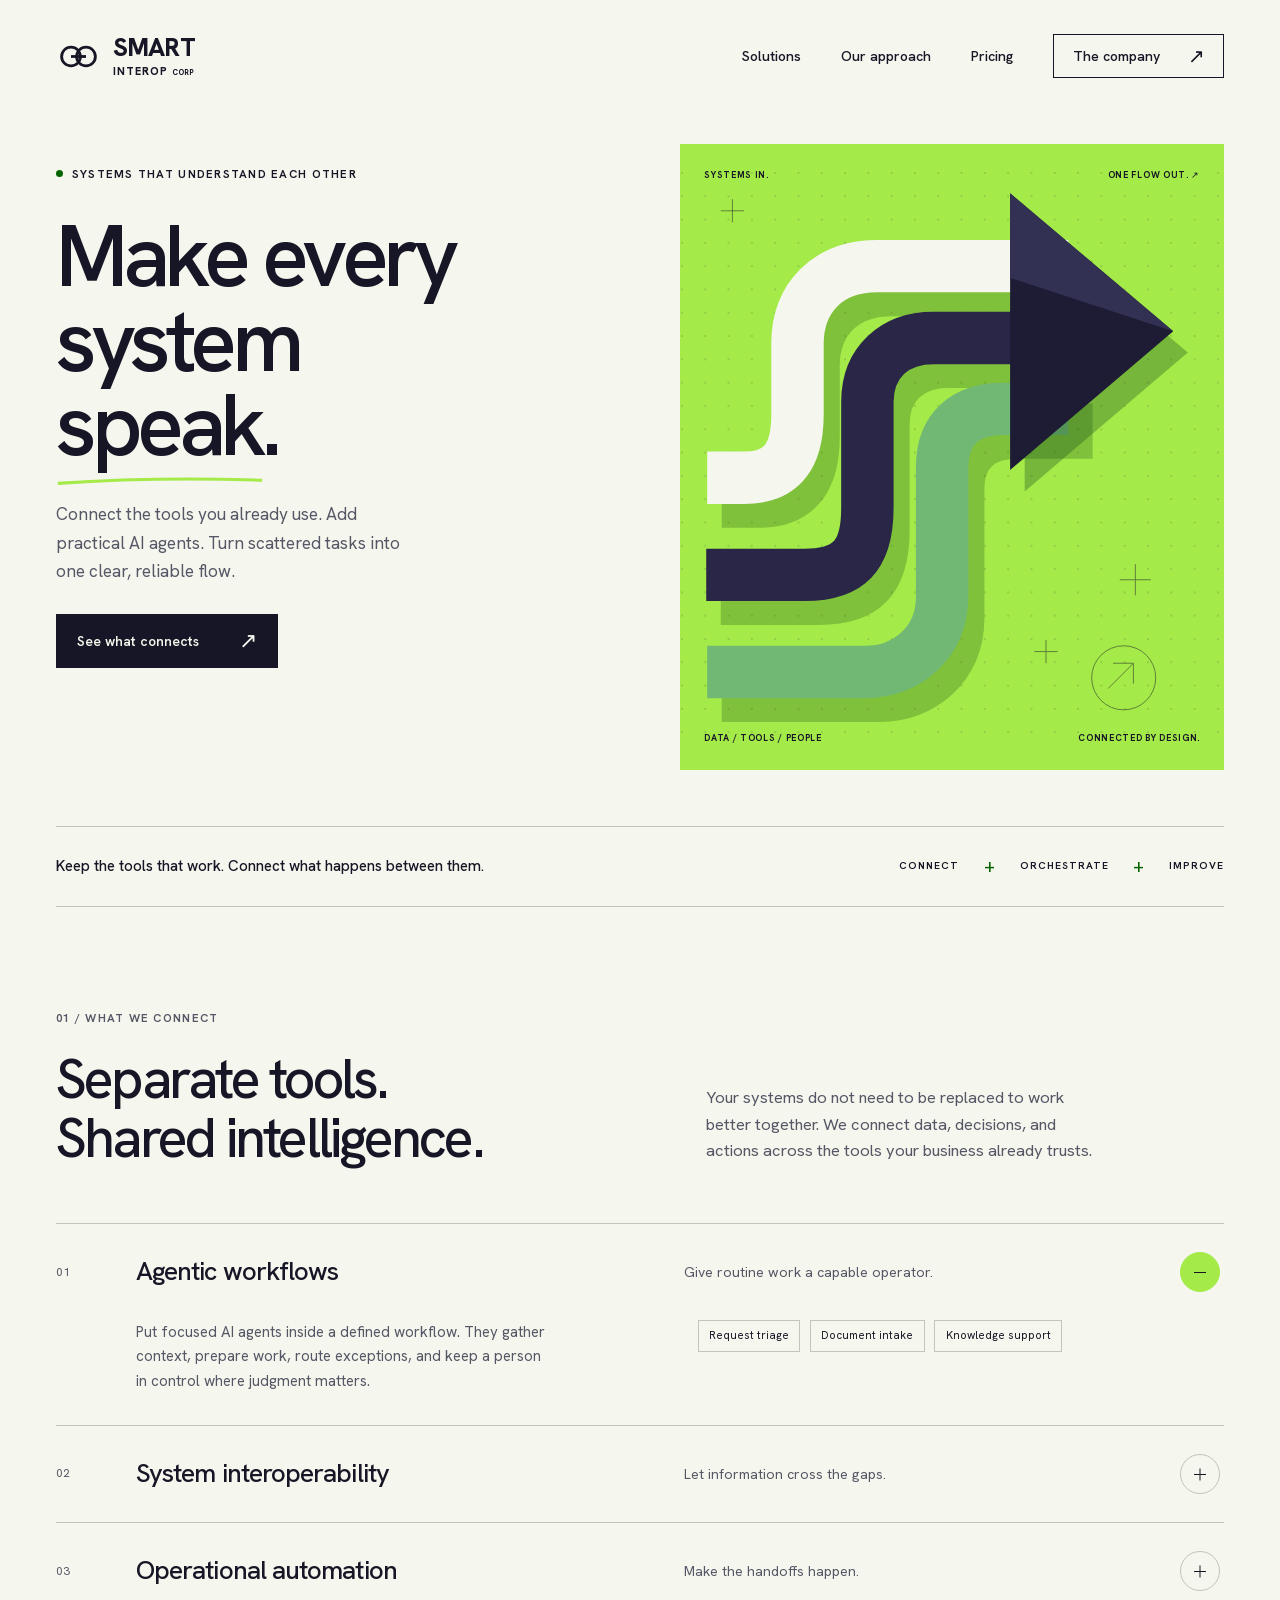
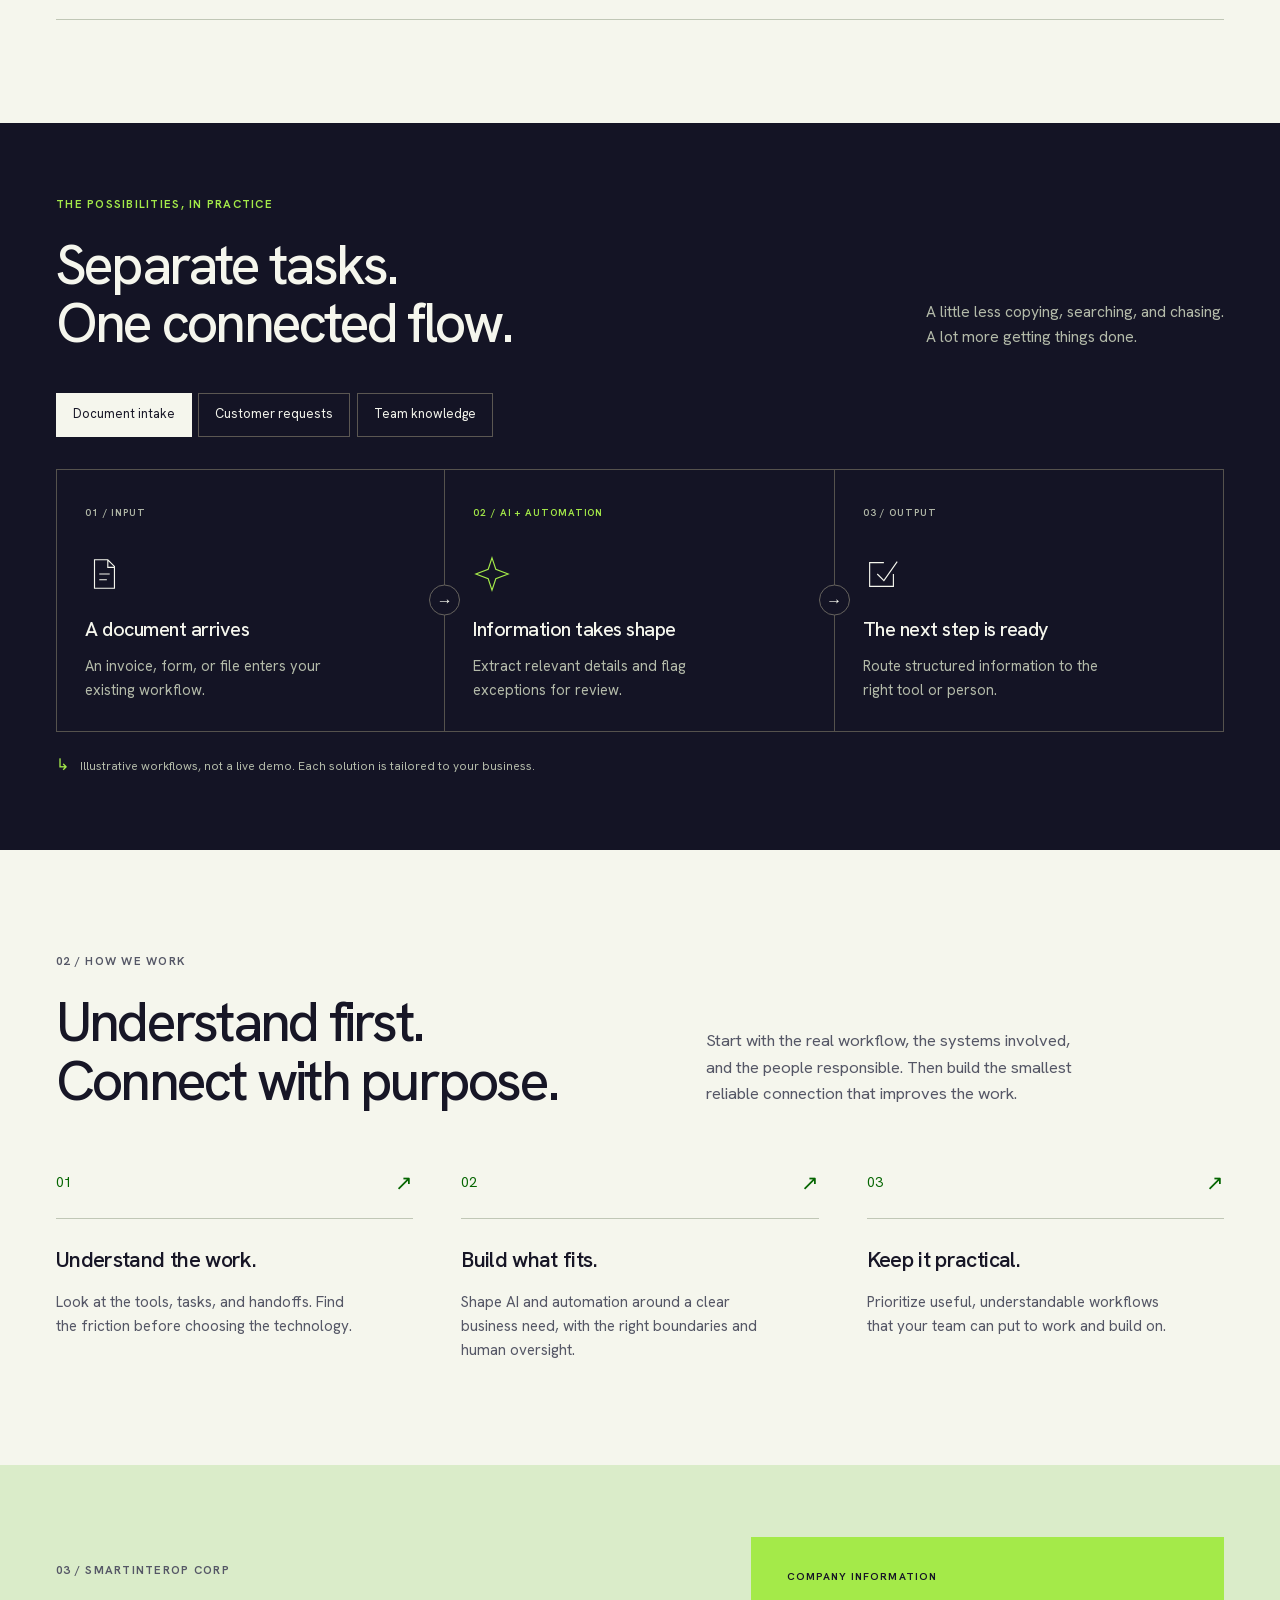
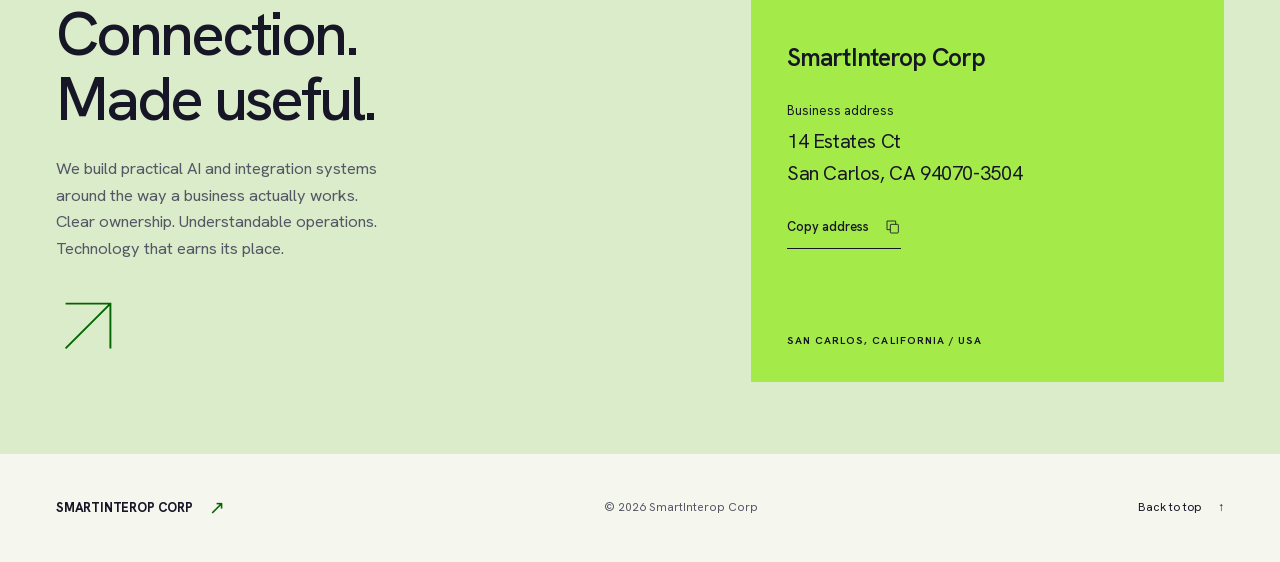
<file: index.html>
<!doctype html>
<html lang="en">
<head>
  <meta charset="utf-8">
  <meta name="viewport" content="width=device-width, initial-scale=1">
  <meta name="theme-color" content="#f8f9ef">
  <meta name="description" content="SmartInterop Corp connects business systems, data, and AI agents so work can move without manual handoffs.">
  <meta property="og:type" content="website">
  <meta property="og:url" content="https://smartinterop.xyz/">
  <meta property="og:site_name" content="SmartInterop Corp">
  <meta property="og:title" content="SmartInterop Corp | Make every system speak">
  <meta property="og:description" content="Connected systems, practical AI agents, and workflows that move as one.">
  <meta name="referrer" content="strict-origin-when-cross-origin">
  <meta http-equiv="Content-Security-Policy" content="default-src 'none'; script-src 'self'; style-src 'self'; img-src 'self'; font-src 'self'; connect-src 'none'; base-uri 'none'; form-action 'none'; object-src 'none'">
  <title>SmartInterop Corp | Make every system speak</title>
  <link rel="canonical" href="https://smartinterop.xyz/">
  <link rel="icon" href="./assets/favicon.svg" type="image/svg+xml">
  <link rel="preload" href="./assets/hanken-grotesk-latin.woff2" as="font" type="font/woff2" crossorigin>
  <link rel="stylesheet" href="./styles.css">
  <script src="./app.js" defer></script>
</head>
<body>
  <a class="skip-link" href="#main">Skip to content</a>
  <header class="site-header wrap">
    <a class="brand" href="#home" aria-label="SmartInterop Corp, home">
      <svg class="brand-mark" viewBox="0 0 48 48" aria-hidden="true"><circle cx="16" cy="24" r="10"/><circle cx="32" cy="24" r="10"/><path d="M16 24h16"/></svg>
      <span>SMART<span class="brand-second">INTEROP <span class="brand-llc">CORP</span></span></span>
    </a>
    <button class="menu-toggle" type="button" aria-expanded="false" aria-controls="main-navigation" hidden>Menu <span class="menu-glyph" aria-hidden="true"><span></span><span></span></span></button>
    <nav class="main-navigation" id="main-navigation" aria-label="Main navigation">
      <a href="#solutions">Solutions</a>
      <a href="#approach">Our approach</a>
      <a href="./pricing.html">Pricing</a>
      <a class="nav-company" href="#company">The company <span aria-hidden="true">↗</span></a>
    </nav>
  </header>

  <main id="main">
    <section class="hero wrap" id="home" aria-labelledby="hero-title">
      <div class="hero-copy">
        <p class="eyebrow"><span class="signal-dot" aria-hidden="true"></span> SYSTEMS THAT UNDERSTAND EACH OTHER</p>
        <h1 id="hero-title">Make every<br>system<br><span class="motion-word">speak<svg viewBox="0 0 340 16" aria-hidden="true"><path d="M3 11Q163 0 334 6"/></svg></span>.</h1>
        <p class="hero-description">Connect the tools you already use. Add practical AI agents. Turn scattered tasks into one clear, reliable flow.</p>
        <a class="button button-dark" href="#solutions">See what connects <span aria-hidden="true">↗</span></a>
      </div>
      <div class="hero-art" role="img" aria-label="Three separate system paths join one shared flow, representing interoperable business tools.">
        <div class="art-heading" aria-hidden="true"><span>SYSTEMS IN.</span><span>ONE FLOW OUT. ↗</span></div>
        <svg class="motion-sculpture" viewBox="0 0 560 590" aria-hidden="true">
          <defs>
            <pattern id="dots" width="24" height="24" patternUnits="userSpaceOnUse"><circle cx="2" cy="2" r="1" fill="currentColor" opacity=".18"/></pattern>
          </defs>
          <rect width="560" height="590" fill="url(#dots)"/>
          <g class="sculpture-shadow" fill="none" stroke-width="57" stroke-linejoin="round">
            <path d="M42 439h101c50 0 65-24 65-69V261c0-42 29-66 68-66h149"/>
            <path d="M43 339h38c41 0 55-25 55-65v-73c0-47 31-80 82-80h207"/>
            <path d="M43 539h163c43 0 79-31 79-77V328c0-40 24-60 63-60h77"/>
          </g>
          <g class="sculpture-paths" fill="none" stroke-width="54" stroke-linejoin="round">
            <path class="path-back" d="M27 416h101c50 0 65-24 65-69V238c0-42 29-66 68-66h139"/>
            <path class="path-top" d="M28 316h38c41 0 55-25 55-65v-73c0-47 31-80 82-80h197"/>
            <path class="path-front" d="M28 516h163c43 0 79-31 79-77V305c0-40 24-60 63-60h67"/>
          </g>
          <path class="arrow-shadow" d="m355 45 168 142-168 143V45Z"/>
          <path class="arrow-face" d="m340 23 168 142-168 143V23Z"/>
          <path class="arrow-fold" d="m340 23 168 142-168-55V23Z"/>
          <g class="sculpture-ticks" fill="none" stroke="currentColor" stroke-width="1" opacity=".5"><path d="M453 421h32m-16-16v32M365 495h24m-12-12v24M42 41h24m-12-12v24"/><circle cx="457" cy="522" r="33"/><path d="m441 533 26-26m-21 0h21v21"/></g>
        </svg>
        <div class="art-caption" aria-hidden="true"><span>DATA / TOOLS / PEOPLE</span><span>CONNECTED BY DESIGN.</span></div>
      </div>
    </section>

    <div class="principle-strip wrap">
      <p>Keep the tools that work.<br class="mobile-break"> Connect what happens between them.</p>
      <div aria-label="Our focus"><span>CONNECT</span><span class="strip-plus" aria-hidden="true">+</span><span>ORCHESTRATE</span><span class="strip-plus" aria-hidden="true">+</span><span>IMPROVE</span></div>
    </div>

    <section class="solutions section-space wrap" id="solutions" aria-labelledby="solutions-title">
      <div class="section-intro">
        <div><p class="eyebrow">01 / WHAT WE CONNECT</p><h2 id="solutions-title">Separate tools.<br>Shared intelligence.</h2></div>
        <p>Your systems do not need to be replaced to work better together. We connect data, decisions, and actions across the tools your business already trusts.</p>
      </div>
      <div class="solution-list">
        <details class="solution" open>
          <summary><span class="solution-number">01</span><h3>Agentic workflows</h3><span class="solution-short">Give routine work a capable operator.</span><span class="disclosure" aria-hidden="true"></span></summary>
          <div class="solution-detail"><p>Put focused AI agents inside a defined workflow. They gather context, prepare work, route exceptions, and keep a person in control where judgment matters.</p><ul class="inline-list" aria-label="Agentic workflow applications"><li>Request triage</li><li>Document intake</li><li>Knowledge support</li></ul></div>
        </details>
        <details class="solution">
          <summary><span class="solution-number">02</span><h3>System interoperability</h3><span class="solution-short">Let information cross the gaps.</span><span class="disclosure" aria-hidden="true"></span></summary>
          <div class="solution-detail"><p>Connect applications through clear, maintainable interfaces. Keep data consistent and make the next action available without copying information between systems.</p><ul class="inline-list" aria-label="System interoperability applications"><li>API connections</li><li>Data synchronization</li><li>Event routing</li></ul></div>
        </details>
        <details class="solution">
          <summary><span class="solution-number">03</span><h3>Operational automation</h3><span class="solution-short">Make the handoffs happen.</span><span class="disclosure" aria-hidden="true"></span></summary>
          <div class="solution-detail"><p>Turn repetitive steps into dependable processes. Move information, notify the right person, and record what happened with fewer manual handoffs.</p><ul class="inline-list" aria-label="Operational automation applications"><li>Task routing</li><li>Status updates</li><li>Custom business tools</li></ul></div>
        </details>
      </div>
    </section>

    <section class="workflow-section" aria-labelledby="workflow-title">
      <div class="wrap workflow-inner">
        <div class="workflow-heading"><div><p class="eyebrow">THE POSSIBILITIES, IN PRACTICE</p><h2 id="workflow-title">Separate tasks.<br>One connected flow.</h2></div><p>A little less copying, searching, and chasing.<br>A lot more getting things done.</p></div>
        <div class="workflow-tabs" role="tablist" aria-label="Example workflows" hidden>
          <button id="tab-documents" type="button" role="tab" aria-selected="true" aria-controls="workflow-panel" data-workflow="documents">Document intake</button>
          <button id="tab-requests" type="button" role="tab" aria-selected="false" aria-controls="workflow-panel" tabindex="-1" data-workflow="requests">Customer requests</button>
          <button id="tab-knowledge" type="button" role="tab" aria-selected="false" aria-controls="workflow-panel" tabindex="-1" data-workflow="knowledge">Team knowledge</button>
        </div>
        <div class="workflow-panel" id="workflow-panel" aria-label="Document intake example">
          <ol class="flow-steps">
            <li><span class="flow-label">01 / INPUT</span><svg class="flow-icon" viewBox="0 0 40 40" aria-hidden="true"><path d="M10 5h14l7 7v23H10V5Zm14 0v8h7M15 20h11m-11 6h8"/></svg><h3 id="flow-input-title">A document arrives</h3><p id="flow-input-copy">An invoice, form, or file enters your existing workflow.</p></li>
            <li class="flow-ai"><span class="flow-label">02 / AI + AUTOMATION</span><svg class="flow-icon" viewBox="0 0 40 40" aria-hidden="true"><path d="m20 3 4 12 13 5-13 5-4 12-4-12-13-5 13-5 4-12Z"/></svg><h3 id="flow-process-title">Information takes shape</h3><p id="flow-process-copy">Extract relevant details and flag exceptions for review.</p></li>
            <li><span class="flow-label">03 / OUTPUT</span><svg class="flow-icon" viewBox="0 0 40 40" aria-hidden="true"><path d="M32 20v13H7V8h15m-7 12 7 7L36 7"/></svg><h3 id="flow-output-title">The next step is ready</h3><p id="flow-output-copy">Route structured information to the right tool or person.</p></li>
          </ol>
        </div>
        <p class="example-note"><span aria-hidden="true">↳</span> Illustrative workflows, not a live demo. Each solution is tailored to your business.</p>
      </div>
    </section>

    <section class="approach section-space wrap" id="approach" aria-labelledby="approach-title">
      <div class="section-intro"><div><p class="eyebrow">02 / HOW WE WORK</p><h2 id="approach-title">Understand first.<br>Connect with purpose.</h2></div><p>Start with the real workflow, the systems involved, and the people responsible. Then build the smallest reliable connection that improves the work.</p></div>
      <ol class="approach-steps">
        <li><span class="approach-number">01<span aria-hidden="true">↗</span></span><h3>Understand the work.</h3><p>Look at the tools, tasks, and handoffs. Find the friction before choosing the technology.</p></li>
        <li><span class="approach-number">02<span aria-hidden="true">↗</span></span><h3>Build what fits.</h3><p>Shape AI and automation around a clear business need, with the right boundaries and human oversight.</p></li>
        <li><span class="approach-number">03<span aria-hidden="true">↗</span></span><h3>Keep it practical.</h3><p>Prioritize useful, understandable workflows that your team can put to work and build on.</p></li>
      </ol>
    </section>

    <section class="company-section" id="company" aria-labelledby="company-title">
      <div class="company-layout wrap">
        <div class="company-story"><p class="eyebrow">03 / SMARTINTEROP CORP</p><h2 id="company-title">Connection.<br>Made useful.</h2><p>We build practical AI and integration systems around the way a business actually works. Clear ownership. Understandable operations. Technology that earns its place.</p><svg class="company-arrow" viewBox="0 0 100 100" aria-hidden="true"><path d="M15 85 85 15M15 15h70v70"/></svg></div>
        <div class="company-address"><span class="address-label">COMPANY INFORMATION</span><div><h3>SmartInterop Corp</h3><p class="address-caption">Business address</p><address>14 Estates Ct<br>San Carlos, CA 94070-3504</address><button class="copy-address" type="button" hidden>Copy address <svg viewBox="0 0 24 24" aria-hidden="true"><rect x="8" y="8" width="12" height="13" rx="1"/><path d="M16 8V3H3v13h5"/></svg></button><p class="copy-status" role="status" aria-live="polite"></p></div><p class="address-footnote">SAN CARLOS, CALIFORNIA / USA</p></div>
      </div>
    </section>
  </main>

  <footer class="site-footer wrap"><a class="footer-brand" href="#home">SMARTINTEROP CORP <span aria-hidden="true">↗</span></a><p>© <span id="copyright-year">2026</span> SmartInterop Corp</p><a class="back-top" href="#home">Back to top <span aria-hidden="true">↑</span></a></footer>
</body>
</html>
</file>
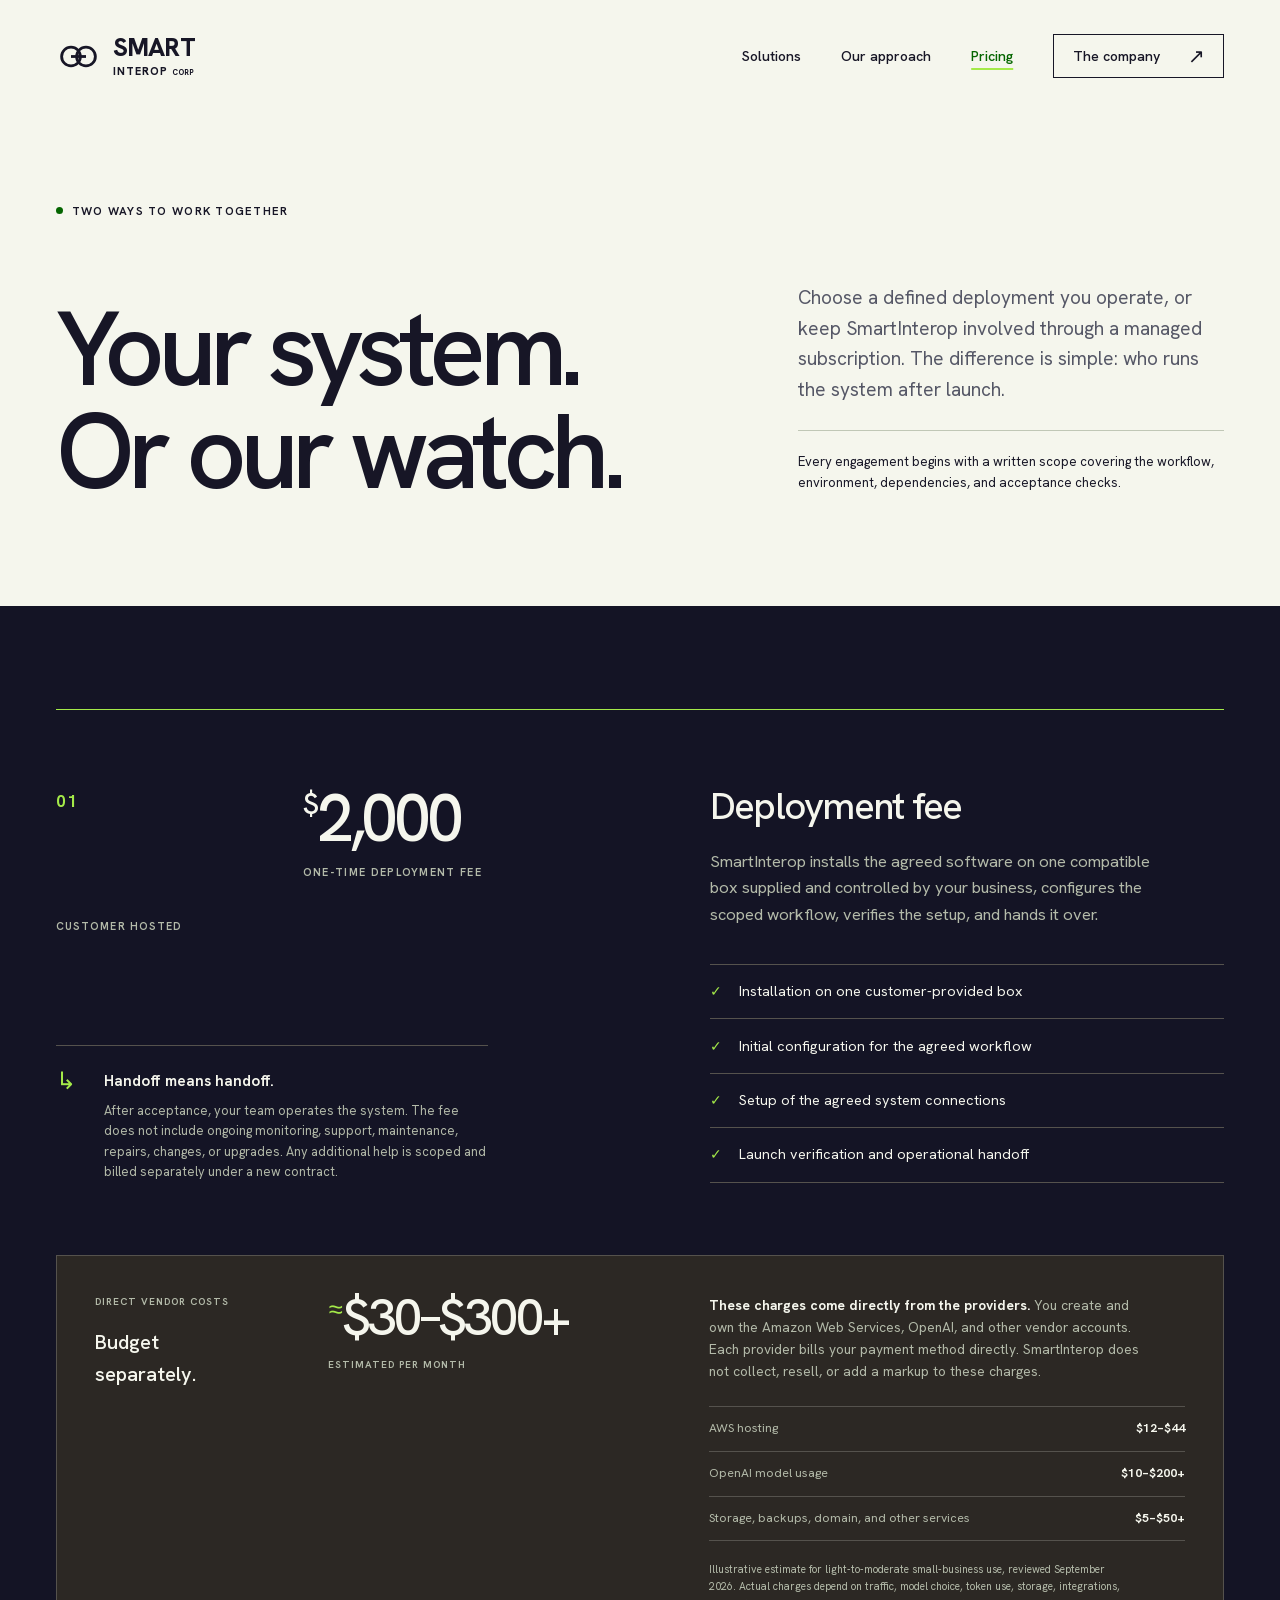
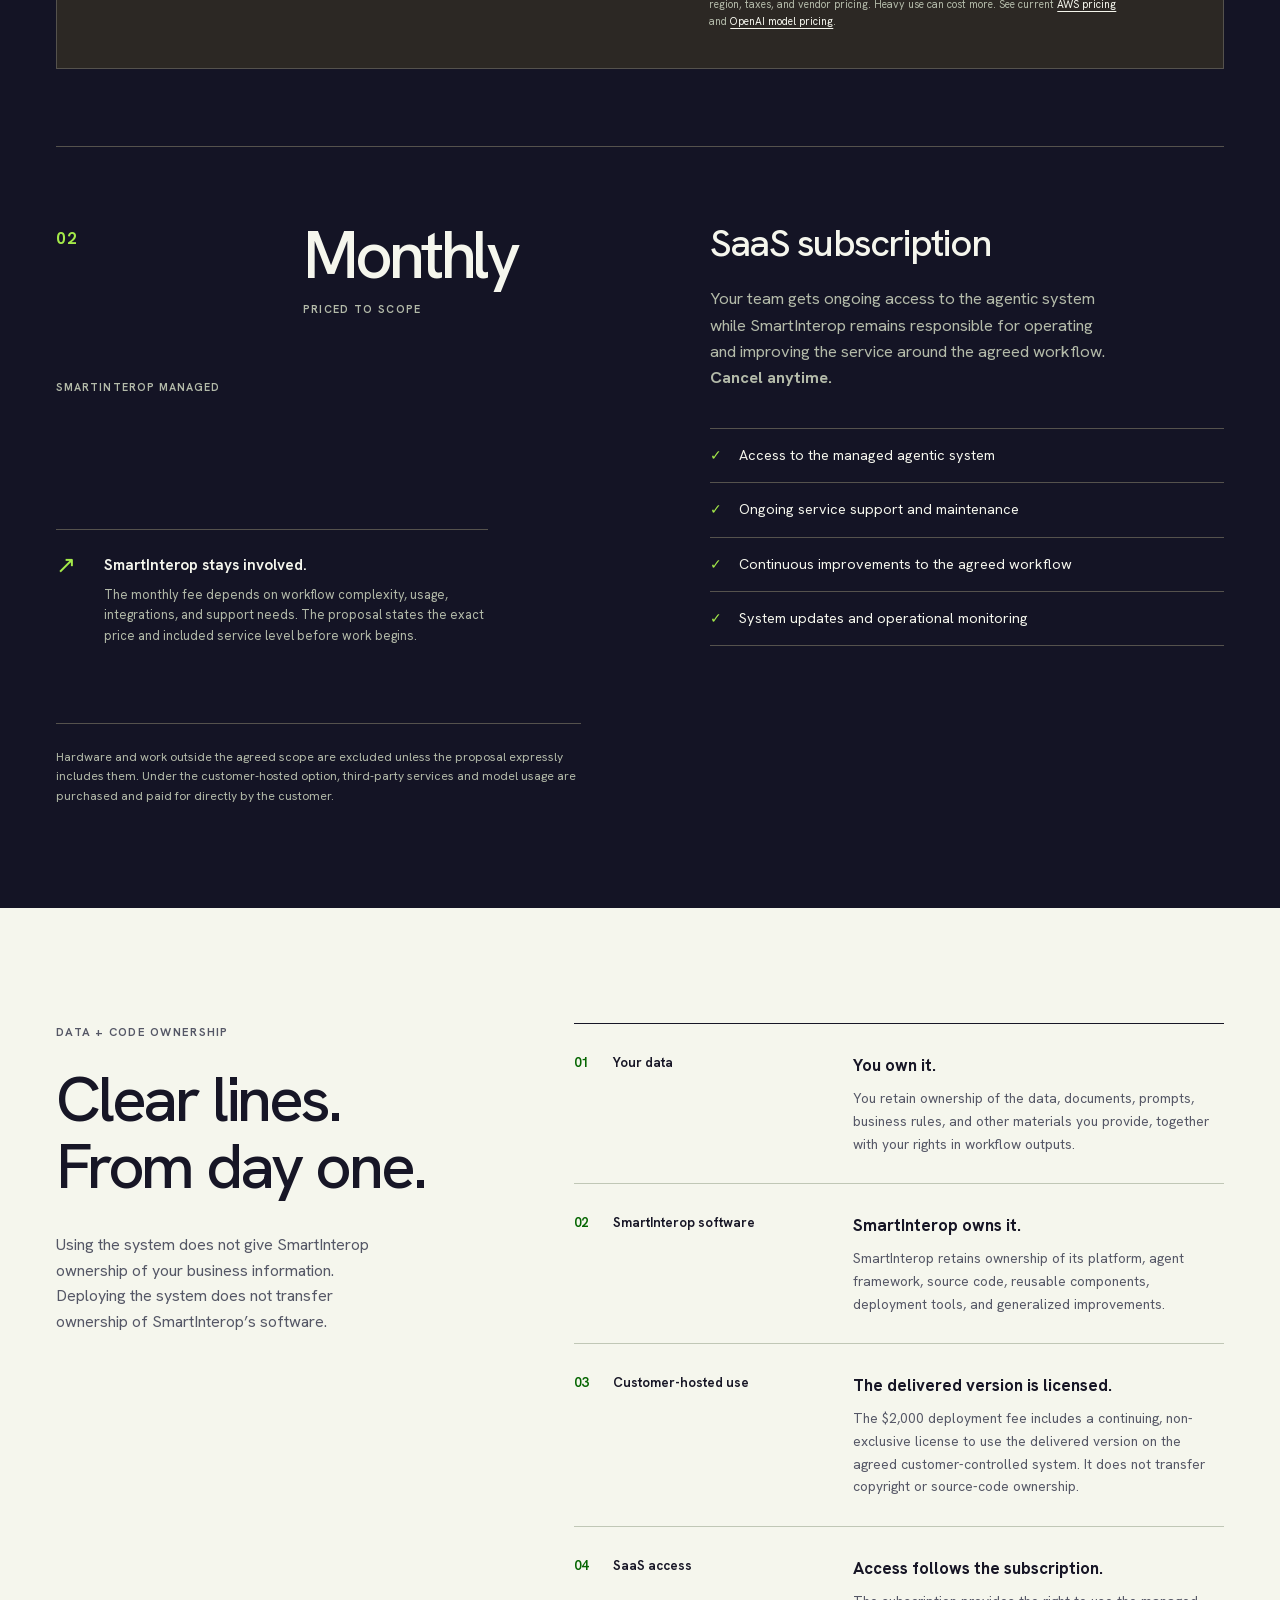
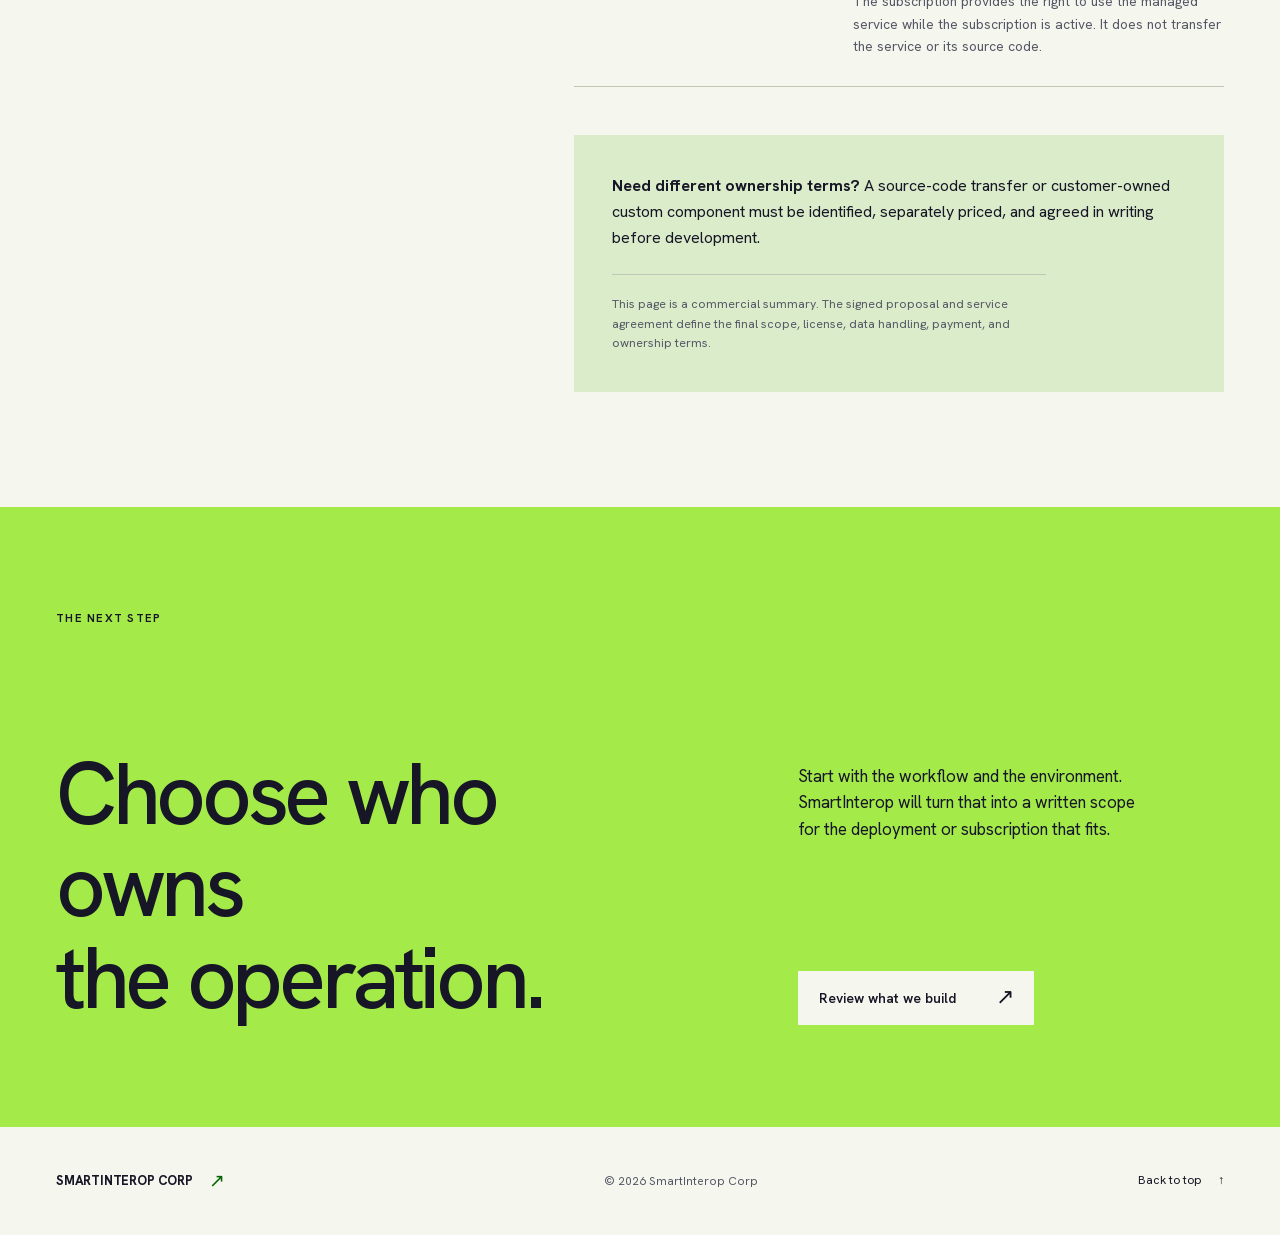
<file: pricing.html>
<!doctype html>
<html lang="en">
<head>
  <meta charset="utf-8">
  <meta name="viewport" content="width=device-width, initial-scale=1">
  <meta name="theme-color" content="#f8f9ef">
  <meta name="description" content="Choose a one-time customer-hosted deployment or an ongoing managed SaaS subscription from SmartInterop Corp.">
  <meta property="og:type" content="website">
  <meta property="og:url" content="https://smartinterop.xyz/pricing.html">
  <meta property="og:site_name" content="SmartInterop Corp">
  <meta property="og:title" content="Pricing | SmartInterop Corp">
  <meta property="og:description" content="Two clear ways to put an agentic workflow to work: customer-hosted deployment or an ongoing managed subscription.">
  <meta name="referrer" content="strict-origin-when-cross-origin">
  <meta http-equiv="Content-Security-Policy" content="default-src 'none'; script-src 'self'; style-src 'self'; img-src 'self'; font-src 'self'; connect-src 'none'; base-uri 'none'; form-action 'none'; object-src 'none'">
  <title>Pricing | SmartInterop Corp</title>
  <link rel="canonical" href="https://smartinterop.xyz/pricing.html">
  <link rel="icon" href="./assets/favicon.svg" type="image/svg+xml">
  <link rel="preload" href="./assets/hanken-grotesk-latin.woff2" as="font" type="font/woff2" crossorigin>
  <link rel="stylesheet" href="./styles.css">
  <script src="./app.js" defer></script>
</head>
<body class="pricing-page">
  <a class="skip-link" href="#main">Skip to content</a>
  <header class="site-header wrap">
    <a class="brand" href="./" aria-label="SmartInterop Corp, home">
      <svg class="brand-mark" viewBox="0 0 48 48" aria-hidden="true"><circle cx="16" cy="24" r="10"/><circle cx="32" cy="24" r="10"/><path d="M16 24h16"/></svg>
      <span>SMART<span class="brand-second">INTEROP <span class="brand-llc">CORP</span></span></span>
    </a>
    <button class="menu-toggle" type="button" aria-expanded="false" aria-controls="main-navigation" hidden>Menu <span class="menu-glyph" aria-hidden="true"><span></span><span></span></span></button>
    <nav class="main-navigation" id="main-navigation" aria-label="Main navigation">
      <a href="./#solutions">Solutions</a>
      <a href="./#approach">Our approach</a>
      <a href="./pricing.html" aria-current="page">Pricing</a>
      <a class="nav-company" href="./#company">The company <span aria-hidden="true">↗</span></a>
    </nav>
  </header>

  <main id="main">
    <section class="pricing-hero wrap" aria-labelledby="pricing-title">
      <p class="eyebrow"><span class="signal-dot" aria-hidden="true"></span> TWO WAYS TO WORK TOGETHER</p>
      <div class="pricing-hero-grid">
        <h1 id="pricing-title">Your system.<br>Or our watch.</h1>
        <div class="pricing-lede">
          <p>Choose a defined deployment you operate, or keep SmartInterop involved through a managed subscription. The difference is simple: who runs the system after launch.</p>
          <p class="pricing-note">Every engagement begins with a written scope covering the workflow, environment, dependencies, and acceptance checks.</p>
        </div>
      </div>
    </section>

    <section class="plans-section" aria-labelledby="plans-title">
      <div class="wrap">
        <h2 class="visually-hidden" id="plans-title">Engagement options</h2>
        <div class="plan plan-deployment">
          <div class="plan-index"><span>01</span><span>CUSTOMER HOSTED</span></div>
          <div class="plan-price"><strong><span class="currency">$</span>2,000</strong><span>ONE-TIME DEPLOYMENT FEE</span></div>
          <div class="plan-body">
            <h3>Deployment fee</h3>
            <p>SmartInterop installs the agreed software on one compatible box supplied and controlled by your business, configures the scoped workflow, verifies the setup, and hands it over.</p>
            <ul class="plan-list">
              <li>Installation on one customer-provided box</li>
              <li>Initial configuration for the agreed workflow</li>
              <li>Setup of the agreed system connections</li>
              <li>Launch verification and operational handoff</li>
            </ul>
          </div>
          <div class="plan-boundary">
            <span class="boundary-mark" aria-hidden="true">↳</span>
            <div><h4>Handoff means handoff.</h4><p>After acceptance, your team operates the system. The fee does not include ongoing monitoring, support, maintenance, repairs, changes, or upgrades. Any additional help is scoped and billed separately under a new contract.</p></div>
          </div>
          <div class="third-party-costs" aria-labelledby="third-party-title">
            <div class="cost-heading"><span>DIRECT VENDOR COSTS</span><h4 id="third-party-title">Budget separately.</h4></div>
            <div class="cost-total"><strong><span>≈</span>$30–$300+</strong><span>ESTIMATED PER MONTH</span></div>
            <div class="cost-detail">
              <p><strong>These charges come directly from the providers.</strong> You create and own the Amazon Web Services, OpenAI, and other vendor accounts. Each provider bills your payment method directly. SmartInterop does not collect, resell, or add a markup to these charges.</p>
              <ul class="cost-breakdown" aria-label="Illustrative monthly third-party cost estimate">
                <li><span>AWS hosting</span><strong>$12–$44</strong></li>
                <li><span>OpenAI model usage</span><strong>$10–$200+</strong></li>
                <li><span>Storage, backups, domain, and other services</span><strong>$5–$50+</strong></li>
              </ul>
              <p class="cost-assumption">Illustrative estimate for light-to-moderate small-business use, reviewed September 2026. Actual charges depend on traffic, model choice, token use, storage, integrations, region, taxes, and vendor pricing. Heavy use can cost more. See current <a href="https://aws.amazon.com/lightsail/pricing/">AWS pricing</a> and <a href="https://developers.openai.com/api/docs/models/compare">OpenAI model pricing</a>.</p>
            </div>
          </div>
        </div>

        <div class="plan plan-saas">
          <div class="plan-index"><span>02</span><span>SMARTINTEROP MANAGED</span></div>
          <div class="plan-price"><strong>Monthly</strong><span>PRICED TO SCOPE</span></div>
          <div class="plan-body">
            <h3>SaaS subscription</h3>
            <p>Your team gets ongoing access to the agentic system while SmartInterop remains responsible for operating and improving the service around the agreed workflow. <strong>Cancel anytime.</strong></p>
            <ul class="plan-list">
              <li>Access to the managed agentic system</li>
              <li>Ongoing service support and maintenance</li>
              <li>Continuous improvements to the agreed workflow</li>
              <li>System updates and operational monitoring</li>
            </ul>
          </div>
          <div class="plan-boundary">
            <span class="boundary-mark" aria-hidden="true">↗</span>
            <div><h4>SmartInterop stays involved.</h4><p>The monthly fee depends on workflow complexity, usage, integrations, and support needs. The proposal states the exact price and included service level before work begins.</p></div>
          </div>
        </div>

        <p class="scope-exclusion">Hardware and work outside the agreed scope are excluded unless the proposal expressly includes them. Under the customer-hosted option, third-party services and model usage are purchased and paid for directly by the customer.</p>
      </div>
    </section>

    <section class="ownership-section wrap" aria-labelledby="ownership-title">
      <div class="ownership-heading">
        <p class="eyebrow">DATA + CODE OWNERSHIP</p>
        <h2 id="ownership-title">Clear lines.<br>From day one.</h2>
        <p>Using the system does not give SmartInterop ownership of your business information. Deploying the system does not transfer ownership of SmartInterop’s software.</p>
      </div>
      <dl class="ownership-list">
        <div><dt><span>01</span> Your data</dt><dd><strong>You own it.</strong><p>You retain ownership of the data, documents, prompts, business rules, and other materials you provide, together with your rights in workflow outputs.</p></dd></div>
        <div><dt><span>02</span> SmartInterop software</dt><dd><strong>SmartInterop owns it.</strong><p>SmartInterop retains ownership of its platform, agent framework, source code, reusable components, deployment tools, and generalized improvements.</p></dd></div>
        <div><dt><span>03</span> Customer-hosted use</dt><dd><strong>The delivered version is licensed.</strong><p>The $2,000 deployment fee includes a continuing, non-exclusive license to use the delivered version on the agreed customer-controlled system. It does not transfer copyright or source-code ownership.</p></dd></div>
        <div><dt><span>04</span> SaaS access</dt><dd><strong>Access follows the subscription.</strong><p>The subscription provides the right to use the managed service while the subscription is active. It does not transfer the service or its source code.</p></dd></div>
      </dl>
      <div class="ownership-callout">
        <p><strong>Need different ownership terms?</strong> A source-code transfer or customer-owned custom component must be identified, separately priced, and agreed in writing before development.</p>
        <p class="agreement-note">This page is a commercial summary. The signed proposal and service agreement define the final scope, license, data handling, payment, and ownership terms.</p>
      </div>
    </section>

    <section class="pricing-close">
      <div class="wrap pricing-close-inner">
        <p class="eyebrow">THE NEXT STEP</p>
        <h2>Choose who owns<br>the operation.</h2>
        <p>Start with the workflow and the environment. SmartInterop will turn that into a written scope for the deployment or subscription that fits.</p>
        <a class="button button-light" href="./#solutions">Review what we build <span aria-hidden="true">↗</span></a>
      </div>
    </section>
  </main>

  <footer class="site-footer wrap"><a class="footer-brand" href="./">SMARTINTEROP CORP <span aria-hidden="true">↗</span></a><p>© <span id="copyright-year">2026</span> SmartInterop Corp</p><a class="back-top" href="#main">Back to top <span aria-hidden="true">↑</span></a></footer>
</body>
</html>
</file>
<file: styles.css>
@font-face {
  font-family: "Hanken Grotesk";
  src: url("./assets/hanken-grotesk-latin.woff2") format("woff2");
  font-style: normal;
  font-weight: 100 900;
  font-display: swap;
}

:root {
  color-scheme: light;
  --paper: oklch(97% 0.012 110);
  --ink: oklch(21% 0.03 285);
  --muted: oklch(46% 0.025 280);
  --line: oklch(82% 0.025 125);
  --orange: oklch(86% 0.2 130);
  --orange-ink: oklch(44% 0.15 142);
  --pale: oklch(92% 0.05 130);
  --dark: oklch(20% 0.035 285);
  --dark-muted: oklch(78% 0.025 125);
  --space-section: clamp(5rem, 8vw, 8rem);
  --ease: cubic-bezier(0.22, 1, 0.36, 1);
  font-family: "Hanken Grotesk", "Helvetica Neue", Arial, sans-serif;
  font-synthesis: none;
  color: var(--ink);
  background: var(--paper);
}

*, *::before, *::after { box-sizing: border-box; }
html { scroll-behavior: smooth; scroll-padding-top: 2rem; }
body { margin: 0; font-size: 1rem; line-height: 1.6; -webkit-font-smoothing: antialiased; }
button, a { -webkit-tap-highlight-color: transparent; }
button { font: inherit; }
a { color: inherit; text-decoration: none; }
button, summary { cursor: pointer; }
svg { display: block; }
h1, h2, h3, p { margin: 0; }
h1, h2, h3 { text-wrap: balance; }
p { text-wrap: pretty; }
button, summary, a { touch-action: manipulation; }
:focus-visible { outline: 3px solid var(--orange-ink); outline-offset: 6px; }
::selection { background: var(--orange); color: var(--ink); }
[hidden] { display: none !important; }
.visually-hidden { position: absolute !important; width: 1px !important; height: 1px !important; padding: 0 !important; margin: -1px !important; overflow: hidden !important; clip: rect(0, 0, 0, 0) !important; white-space: nowrap !important; border: 0 !important; }
.wrap { width: min(100% - 7rem, 1328px); margin-inline: auto; }
.section-space { padding-block: var(--space-section); }
.eyebrow { font-size: 0.72rem; font-weight: 650; letter-spacing: 0.11em; line-height: 1.5; }
.skip-link { position: fixed; left: 1rem; top: 1rem; z-index: 30; padding: 0.75rem 1.25rem; color: var(--paper); background: var(--ink); transform: translateY(-180%); }
.skip-link:focus { transform: translateY(0); }

/* Identity and quiet, direct navigation. */
.site-header { min-height: 112px; display: flex; align-items: center; justify-content: space-between; gap: 2rem; }
.brand { display: inline-flex; align-items: center; gap: 0.75rem; font-size: 1.56rem; font-weight: 800; line-height: 0.95; letter-spacing: -0.035em; }
.brand-mark { width: 45px; height: 45px; fill: none; stroke: currentColor; stroke-width: 3; }
.brand-second { display: block; font-size: 0.67rem; letter-spacing: 0.09em; margin-top: 0.42rem; }
.brand-llc { font-size: 0.48rem; letter-spacing: 0; }
.main-navigation { display: flex; align-items: center; gap: 2.5rem; font-size: 0.875rem; font-weight: 550; }
.main-navigation a { min-height: 44px; display: inline-flex; align-items: center; gap: 1.75rem; transition: color 180ms var(--ease); }
.main-navigation a:hover { color: var(--orange-ink); }
.main-navigation .nav-company { padding: 0.3rem 1.15rem; border: 1px solid var(--ink); }
.nav-company span { font-size: 1.25rem; }
.menu-toggle { border: 0; background: none; color: var(--ink); min-height: 44px; padding: 0.5rem 0; align-items: center; gap: 0.75rem; }
.menu-glyph { display: flex; flex-direction: column; gap: 5px; width: 21px; }
.menu-glyph span { height: 1px; background: currentColor; width: 100%; transition: transform 220ms var(--ease); }
.menu-toggle[aria-expanded="true"] .menu-glyph span:first-child { transform: translateY(3px) rotate(45deg); }
.menu-toggle[aria-expanded="true"] .menu-glyph span:last-child { transform: translateY(-3px) rotate(-45deg); }

/* A directional sculpture, rather than a simulated product screenshot. */
.hero { display: grid; grid-template-columns: 1.06fr 1fr; gap: 3rem; padding-top: 2rem; padding-bottom: 3.5rem; align-items: stretch; }
.hero-copy { padding-top: 1.3rem; padding-bottom: 1rem; }
.hero .eyebrow { display: flex; align-items: center; gap: 0.55rem; margin-bottom: 2rem; }
.signal-dot { width: 7px; height: 7px; background: var(--orange-ink); border-radius: 50%; flex-shrink: 0; }
h1 { font-size: clamp(3.75rem, 6.75vw, 6.5rem); line-height: 0.98; letter-spacing: -0.063em; font-weight: 550; }
.motion-word { position: relative; white-space: nowrap; }
.motion-word svg { position: absolute; width: 102%; height: 15px; left: 0; bottom: -0.085em; fill: none; stroke: var(--orange); stroke-width: 5; }
.hero-description { font-size: 1.08rem; line-height: 1.65; color: var(--muted); max-width: 36ch; margin-top: 2rem; margin-bottom: 1.8rem; }
.button { display: inline-flex; align-items: center; justify-content: space-between; min-height: 54px; padding: 0.85rem 1.3rem; gap: 2.5rem; font-size: 0.86rem; font-weight: 600; transition: background 180ms var(--ease); }
.button-dark { background: var(--ink); color: var(--paper); }
.button-dark:hover { background: var(--orange-ink); }
.button span { font-size: 1.4rem; line-height: 1; transition: transform 200ms var(--ease); }
.button:hover span { transform: translate(2px, -2px); }
.hero-art { background: var(--orange); position: relative; min-height: 565px; overflow: hidden; display: flex; flex-direction: column; justify-content: space-between; }
.art-heading, .art-caption { position: relative; z-index: 1; display: flex; justify-content: space-between; gap: 1rem; padding: 1.5rem; font-size: 0.57rem; font-weight: 700; letter-spacing: 0.075em; }
.art-heading { padding-bottom: 0; }
.art-caption { padding-top: 0; }
.motion-sculpture { width: 100%; margin-block: -0.75rem; flex: 1; min-height: 0; }
.sculpture-shadow { stroke: oklch(44% 0.12 140 / 30%); }
.path-back { stroke: oklch(29% 0.06 285); }
.path-top { stroke: oklch(97% 0.012 110); }
.path-front { stroke: oklch(72% 0.12 145); }
.arrow-shadow { fill: oklch(40% 0.1 145 / 35%); }
.arrow-face { fill: oklch(24% 0.045 285); }
.arrow-fold { fill: oklch(33% 0.06 285); }
.principle-strip { border-top: 1px solid var(--line); border-bottom: 1px solid var(--line); padding-block: 1.5rem; display: flex; justify-content: space-between; align-items: center; gap: 2rem; }
.principle-strip p { font-size: 0.94rem; font-weight: 500; }
.principle-strip > div { display: flex; align-items: center; gap: 1.5rem; font-size: 0.64rem; font-weight: 650; letter-spacing: 0.1em; }
.strip-plus { color: var(--orange-ink); font-size: 1.2rem; font-weight: 400; }
.mobile-break { display: none; }

/* Services use a readable list, with optional detail. */
.section-intro { display: grid; grid-template-columns: 1.1fr 1fr; gap: 5rem; align-items: end; margin-bottom: 3.5rem; }
.section-intro .eyebrow { margin-bottom: 1.5rem; color: var(--muted); }
h2 { font-size: clamp(2.5rem, 4.3vw, 4rem); font-weight: 500; line-height: 1.06; letter-spacing: -0.05em; }
.section-intro > p { max-width: 43ch; color: var(--muted); padding-bottom: 0.2rem; font-size: 1.04rem; }
.solution { border-top: 1px solid var(--line); }
.solution:last-child { border-bottom: 1px solid var(--line); }
.solution summary { display: grid; grid-template-columns: 3.5rem 1fr 0.9fr 44px; align-items: center; gap: 1.5rem; padding-block: 1.7rem; list-style: none; }
.solution summary::-webkit-details-marker { display: none; }
.solution summary::marker { content: ""; }
.solution-number { font-size: 0.75rem; color: var(--muted); font-variant-numeric: tabular-nums; }
.solution h3 { font-size: clamp(1.35rem, 2.05vw, 1.85rem); font-weight: 500; letter-spacing: -0.035em; }
.solution-short { font-size: 0.88rem; color: var(--muted); }
.disclosure { width: 40px; height: 40px; border: 1px solid var(--line); border-radius: 50%; position: relative; transition: background 180ms var(--ease); }
.disclosure::before, .disclosure::after { content: ""; position: absolute; top: 19px; left: 13px; width: 12px; height: 1px; background: var(--ink); }
.disclosure::after { transform: rotate(90deg); transition: transform 200ms var(--ease); }
.solution[open] .disclosure::after { transform: rotate(0); }
.solution summary:hover .disclosure, .solution[open] .disclosure { background: var(--orange); border-color: var(--orange); }
.solution-detail { padding: 0 4rem 2rem 5rem; display: grid; grid-template-columns: 1fr 0.9fr; gap: 3rem; }
.solution-detail p { max-width: 52ch; font-size: 0.94rem; color: var(--muted); }
.inline-list { list-style: none; padding: 0; margin: 0; align-content: start; display: flex; flex-wrap: wrap; gap: 0.6rem; }
.inline-list li { border: 1px solid var(--line); padding: 0.35rem 0.65rem; font-size: 0.7rem; }

/* Example selector: no providers, simulated results, or data collection. */
.workflow-section { background: var(--dark); color: var(--paper); }
.workflow-inner { padding-block: 4.5rem; }
.workflow-heading { display: flex; justify-content: space-between; align-items: end; gap: 3rem; }
.workflow-heading .eyebrow { color: var(--orange); margin-bottom: 1.5rem; }
.workflow-heading > p { color: var(--dark-muted); font-size: 0.98rem; padding-bottom: 0.2rem; }
.workflow-tabs { display: flex; gap: 0.4rem; margin-top: 2.5rem; flex-wrap: wrap; }
.workflow-tabs button { min-height: 44px; padding: 0.55rem 1rem; background: none; border: 1px solid oklch(46% 0.01 75); color: var(--paper); font-size: 0.8rem; transition: background 180ms var(--ease), color 180ms var(--ease); }
.workflow-tabs button:hover { background: oklch(33% 0.01 75); }
.workflow-tabs button[aria-selected="true"] { background: var(--paper); border-color: var(--paper); color: var(--ink); }
.workflow-section :focus-visible { outline-color: var(--orange); }
.workflow-panel { margin-top: 2rem; }
.flow-steps { display: grid; grid-template-columns: repeat(3, minmax(0, 1fr)); padding: 0; margin: 0; list-style: none; }
.flow-steps li { border: 1px solid oklch(44% 0.009 75); padding: 1.75rem; position: relative; }
.flow-steps li + li { border-left: 0; }
.flow-steps li:not(:last-child)::after { content: "→"; position: absolute; z-index: 1; right: -16px; top: 50%; transform: translateY(-50%); width: 31px; height: 31px; display: grid; place-items: center; background: var(--dark); border: 1px solid oklch(50% 0.009 75); border-radius: 50%; font-size: 1rem; }
.flow-label { font-size: 0.62rem; font-weight: 600; letter-spacing: 0.09em; color: var(--dark-muted); }
.flow-icon { width: 38px; height: 38px; margin-top: 2rem; margin-bottom: 1.4rem; fill: none; stroke: currentColor; stroke-width: 1.2; }
.flow-steps h3 { font-size: 1.25rem; font-weight: 500; letter-spacing: -0.025em; line-height: 1.3; margin-bottom: 0.75rem; }
.flow-steps p { color: var(--dark-muted); font-size: 0.92rem; line-height: 1.65; max-width: 32ch; min-height: 3.1rem; }
.flow-ai .flow-icon, .flow-ai .flow-label { color: var(--orange); }
.example-note { margin-top: 1.25rem; font-size: 0.74rem; color: var(--dark-muted); display: flex; gap: 0.7rem; align-items: baseline; }
.example-note span { color: var(--orange); font-size: 1rem; }

.approach-steps { list-style: none; padding: 0; margin: 0; display: grid; grid-template-columns: repeat(3, minmax(0, 1fr)); gap: 3rem; }
.approach-number { display: flex; justify-content: space-between; align-items: center; color: var(--orange-ink); border-bottom: 1px solid var(--line); padding-bottom: 1.15rem; margin-bottom: 1.5rem; font-size: 0.9rem; }
.approach-number span { font-size: 1.3rem; }
.approach h3 { font-size: 1.36rem; font-weight: 550; letter-spacing: -0.03em; margin-bottom: 0.75rem; }
.approach-steps p { font-size: 0.95rem; color: var(--muted); max-width: 34ch; }

.company-section { background: var(--pale); padding-block: 4.5rem; }
.company-layout { display: grid; grid-template-columns: 1.3fr 1fr; gap: 5rem; }
.company-story { position: relative; padding-block: 1.5rem; }
.company-story .eyebrow { color: var(--muted); margin-bottom: 1.5rem; }
.company-story h2 { font-size: clamp(3rem, 4.8vw, 4.5rem); }
.company-story p:not(.eyebrow) { color: var(--muted); max-width: 36ch; margin-top: 1.5rem; font-size: 1.03rem; }
.company-arrow { width: 64px; height: 64px; fill: none; stroke: var(--orange-ink); stroke-width: 3; margin-top: 2rem; }
.company-address { background: var(--orange); padding: 2rem 2.25rem; display: flex; flex-direction: column; justify-content: space-between; gap: 2rem; }
.address-label, .address-footnote { font-size: 0.65rem; font-weight: 650; letter-spacing: 0.1em; }
.company-address h3 { font-size: 1.55rem; line-height: 1.2; font-weight: 600; letter-spacing: -0.035em; margin-bottom: 1.75rem; }
.address-caption { font-size: 0.8rem; margin-bottom: 0.3rem; }
address { font-style: normal; font-size: 1.23rem; line-height: 1.6; letter-spacing: -0.02em; }
.copy-address { display: inline-flex; align-items: center; gap: 1rem; font-size: 0.8rem; font-weight: 550; min-height: 44px; border: 0; border-bottom: 1px solid var(--ink); color: var(--ink); background: none; padding: 0.4rem 0; margin-top: 1rem; }
.copy-address:hover { border-bottom-width: 2px; }
.copy-address svg { width: 16px; height: 16px; fill: none; stroke: currentColor; stroke-width: 1.3; }
.copy-status { min-height: 1.5em; max-width: 36ch; font-size: 0.75rem; margin-top: 0.5rem; }
.company-address :focus-visible { outline-color: var(--ink); }
.site-footer { display: flex; align-items: center; justify-content: space-between; gap: 2rem; padding-block: 2rem; }
.footer-brand { font-size: 0.8rem; font-weight: 750; letter-spacing: -0.015em; min-height: 44px; display: flex; align-items: center; gap: 1rem; }
.footer-brand span { color: var(--orange-ink); font-size: 1.2rem; }
.site-footer p { font-size: 0.74rem; color: var(--muted); }
.back-top { font-size: 0.75rem; display: inline-flex; align-items: center; gap: 1rem; min-height: 44px; }
.back-top:hover { text-decoration: underline; text-underline-offset: 4px; }

/* Pricing: two operating models, structured as a handoff and an ongoing line. */
.main-navigation a[aria-current="page"] { color: var(--orange-ink); text-decoration: underline; text-decoration-color: var(--orange); text-underline-offset: 0.45rem; text-decoration-thickness: 2px; }
.pricing-hero { padding-top: clamp(3.5rem, 7vw, 7rem); padding-bottom: clamp(4rem, 8vw, 7.5rem); }
.pricing-hero > .eyebrow { display: flex; align-items: center; gap: 0.55rem; margin-bottom: clamp(2.5rem, 5vw, 5rem); }
.pricing-hero-grid { display: grid; grid-template-columns: minmax(0, 1.2fr) minmax(18rem, 0.8fr); gap: clamp(3rem, 8vw, 9rem); align-items: end; }
.pricing-hero h1 { font-size: clamp(4rem, 8.2vw, 8rem); }
.pricing-lede { max-width: 42ch; padding-bottom: 0.7rem; font-size: clamp(1.05rem, 1.5vw, 1.28rem); color: var(--muted); }
.pricing-note { margin-top: 1.5rem; padding-top: 1.25rem; border-top: 1px solid var(--line); font-size: 0.82rem; line-height: 1.6; color: var(--ink); }
.plans-section { background: var(--dark); color: var(--paper); padding-block: clamp(4rem, 8vw, 7rem); }
.plan { display: grid; grid-template-columns: 0.48fr 0.9fr 1.35fr; grid-template-areas: "index price body" "boundary boundary body"; column-gap: clamp(2rem, 5vw, 5.5rem); row-gap: 3.5rem; padding-block: clamp(3.25rem, 6vw, 5.25rem); border-top: 1px solid oklch(44% 0.009 75); }
.plan:first-of-type { border-top-color: var(--orange); }
.plan-index { grid-area: index; display: flex; flex-direction: column; justify-content: space-between; gap: 3rem; font-size: 0.67rem; font-weight: 650; letter-spacing: 0.1em; color: var(--dark-muted); }
.plan-index span:first-child { font-size: 1.1rem; color: var(--orange); }
.plan-price { grid-area: price; align-self: start; }
.plan-price strong { display: block; font-size: clamp(3.1rem, 5.2vw, 5.3rem); line-height: 0.92; letter-spacing: -0.065em; font-weight: 520; white-space: nowrap; }
.plan-price .currency { font-size: 0.45em; vertical-align: top; position: relative; top: 0.13em; margin-right: 0.08em; }
.plan-price > span { display: block; margin-top: 1rem; font-size: 0.68rem; letter-spacing: 0.12em; font-weight: 650; color: var(--dark-muted); }
.plan-body { grid-area: body; }
.plan-body h3 { font-size: clamp(2.1rem, 3vw, 3rem); font-weight: 500; line-height: 1; letter-spacing: -0.045em; }
.plan-body > p { max-width: 49ch; margin-top: 1.5rem; color: var(--dark-muted); font-size: 1.03rem; }
.plan-list { list-style: none; padding: 0; margin: 2.25rem 0 0; border-top: 1px solid oklch(44% 0.009 75); }
.plan-list li { position: relative; padding: 0.95rem 0.5rem 0.95rem 1.8rem; border-bottom: 1px solid oklch(44% 0.009 75); font-size: 0.9rem; }
.plan-list li::before { content: "✓"; position: absolute; left: 0; color: var(--orange); font-weight: 700; }
.plan-boundary { grid-area: boundary; display: grid; grid-template-columns: 2rem 1fr; gap: 1rem; max-width: 48ch; align-self: end; padding-top: 1.4rem; border-top: 1px solid oklch(44% 0.009 75); }
.boundary-mark { font-size: 1.5rem; color: var(--orange); line-height: 1; }
.plan-boundary h4 { margin: 0; font-size: 0.95rem; font-weight: 650; }
.plan-boundary p { margin-top: 0.5rem; color: var(--dark-muted); font-size: 0.8rem; line-height: 1.6; }
.third-party-costs { grid-column: 1 / -1; display: grid; grid-template-columns: 0.48fr 0.9fr 1.35fr; gap: clamp(2rem, 5vw, 5.5rem); margin-top: 1rem; padding: clamp(1.5rem, 3vw, 2.5rem); border: 1px solid oklch(44% 0.009 75); background: oklch(28% 0.009 75); }
.cost-heading > span, .cost-total > span { display: block; font-size: 0.62rem; font-weight: 650; letter-spacing: 0.1em; color: var(--dark-muted); }
.cost-heading h4 { margin: 1rem 0 0; font-size: 1.25rem; font-weight: 550; }
.cost-total strong { display: block; font-size: clamp(2.3rem, 4vw, 4.2rem); line-height: 0.95; letter-spacing: -0.06em; font-weight: 520; white-space: nowrap; }
.cost-total strong span { font-size: 0.5em; vertical-align: top; position: relative; top: 0.12em; margin-right: 0.12em; color: var(--orange); }
.cost-total > span { margin-top: 0.9rem; }
.cost-detail > p:first-child { max-width: 55ch; color: var(--dark-muted); font-size: 0.86rem; }
.cost-detail > p strong { color: var(--paper); }
.cost-breakdown { list-style: none; padding: 0; margin: 1.5rem 0 0; border-top: 1px solid oklch(44% 0.009 75); }
.cost-breakdown li { display: flex; justify-content: space-between; gap: 2rem; padding-block: 0.75rem; border-bottom: 1px solid oklch(44% 0.009 75); font-size: 0.77rem; color: var(--dark-muted); }
.cost-breakdown strong { color: var(--paper); white-space: nowrap; }
.cost-assumption { max-width: 70ch; margin-top: 1.25rem; color: var(--dark-muted); font-size: 0.67rem; line-height: 1.6; }
.cost-assumption a { color: var(--paper); text-decoration: underline; text-underline-offset: 0.2rem; }
.cost-assumption a:hover { color: var(--orange); }
.scope-exclusion { max-width: 75ch; padding-top: 1.5rem; border-top: 1px solid oklch(44% 0.009 75); color: var(--dark-muted); font-size: 0.75rem; }
.ownership-section { display: grid; grid-template-columns: 0.78fr 1.22fr; grid-template-areas: "heading list" ". callout"; gap: 3rem clamp(3rem, 8vw, 9rem); padding-block: clamp(5rem, 9vw, 9rem); }
.ownership-heading { grid-area: heading; }
.ownership-heading .eyebrow { color: var(--muted); margin-bottom: 1.5rem; }
.ownership-heading h2 { font-size: clamp(3rem, 5vw, 5rem); }
.ownership-heading > p:last-child { max-width: 38ch; margin-top: 2rem; color: var(--muted); }
.ownership-list { grid-area: list; margin: 0; border-top: 1px solid var(--ink); }
.ownership-list > div { display: grid; grid-template-columns: 0.8fr 1.2fr; gap: 2rem; padding-block: 1.75rem; border-bottom: 1px solid var(--line); }
.ownership-list dt { font-size: 0.83rem; font-weight: 650; }
.ownership-list dt span { display: inline-block; width: 2.25rem; color: var(--orange-ink); }
.ownership-list dd { margin: 0; }
.ownership-list dd strong { font-size: 1.05rem; }
.ownership-list dd p { max-width: 46ch; margin-top: 0.5rem; color: var(--muted); font-size: 0.86rem; line-height: 1.65; }
.ownership-callout { grid-area: callout; background: var(--pale); padding: clamp(1.5rem, 3vw, 2.5rem); }
.ownership-callout > p { max-width: 62ch; }
.ownership-callout .agreement-note { margin-top: 1.5rem; padding-top: 1.25rem; border-top: 1px solid var(--line); color: var(--muted); font-size: 0.76rem; }
.pricing-close { background: var(--orange); }
.pricing-close-inner { min-height: 620px; padding-block: clamp(4rem, 8vw, 7rem); display: grid; grid-template-columns: 1.2fr 0.8fr; grid-template-areas: "label label" "title copy" "title button"; column-gap: clamp(3rem, 8vw, 9rem); align-items: end; }
.pricing-close .eyebrow { grid-area: label; align-self: start; }
.pricing-close h2 { grid-area: title; font-size: clamp(3.5rem, 6.8vw, 6.75rem); }
.pricing-close p:not(.eyebrow) { grid-area: copy; max-width: 38ch; font-size: 1.05rem; }
.pricing-close .button { grid-area: button; justify-self: start; margin-top: 2rem; }
.button-light { background: var(--paper); color: var(--ink); }
.button-light:hover { background: var(--ink); color: var(--paper); }

@media (min-width: 1600px) {
  .hero { gap: 5rem; }
}
@media (max-width: 1100px) {
  .wrap { width: calc(100% - 4rem); }
  .hero { gap: 2rem; }
  .hero-art { min-height: 520px; }
  .art-heading, .art-caption { padding-inline: 1rem; font-size: 0.5rem; }
  .section-intro { gap: 3rem; }
  .solution summary { grid-template-columns: 2rem 1fr 0.85fr 40px; gap: 1rem; }
  .solution-detail { padding-left: 3rem; gap: 2rem; }
  .workflow-heading { align-items: start; }
  .workflow-heading > p { max-width: 25ch; margin-top: 2.5rem; }
  .flow-steps li { padding: 1.4rem; }
  .flow-steps p { min-height: 4.6rem; }
  .approach-steps { gap: 2rem; }
  .company-layout { gap: 3rem; grid-template-columns: 1.1fr 1fr; }
  .company-address { padding: 1.75rem; }
  .main-navigation { gap: 1.65rem; }
  .plan { grid-template-columns: 0.35fr 0.85fr 1.3fr; column-gap: 2rem; }
  .third-party-costs { grid-template-columns: 0.35fr 0.85fr 1.3fr; gap: 2rem; }
  .ownership-section { gap: 3rem; }
}
@media (max-width: 760px) {
  .wrap { width: calc(100% - 2.5rem); }
  .site-header { min-height: 92px; gap: 1.5rem; flex-wrap: wrap; position: relative; }
  .brand { font-size: 1.42rem; }
  .brand-mark { width: 39px; height: 39px; }
  .main-navigation { gap: 1.25rem; font-size: 0.8rem; }
  .main-navigation .nav-company { padding-inline: 0.65rem; gap: 0.6rem; }
  .menu-toggle:not([hidden]) { display: flex; }
  .menu-enabled .main-navigation { display: none; width: 100%; padding-block: 0 1.25rem; }
  .menu-enabled .main-navigation.is-open { display: flex; flex-direction: column; align-items: stretch; gap: 0.5rem; }
  .menu-enabled .main-navigation a { padding: 0.65rem 0.75rem; justify-content: space-between; }
  .hero { grid-template-columns: 1fr; padding-top: 1.5rem; padding-bottom: 2rem; gap: 2.5rem; }
  .hero-copy { padding-top: 0; padding-bottom: 0; }
  .hero .eyebrow { margin-bottom: 1.6rem; font-size: 0.64rem; }
  h1 { font-size: clamp(3.75rem, 12.4vw, 6rem); }
  .hero-description { max-width: 40ch; margin-top: 1.75rem; }
  .hero-art { min-height: 0; height: clamp(340px, 82vw, 500px); }
  .motion-sculpture { position: absolute; width: 100%; height: calc(100% - 3.5rem); top: 1.75rem; margin: 0; }
  .art-heading, .art-caption { padding: 1.15rem; font-size: 0.6rem; }
  .principle-strip { flex-direction: column; gap: 1.1rem; align-items: start; }
  .principle-strip p { font-size: 0.91rem; }
  .principle-strip > div { gap: 1.2rem; }
  .section-intro { grid-template-columns: 1fr; gap: 1.5rem; margin-bottom: 2.5rem; }
  h2 { font-size: clamp(2.5rem, 7.8vw, 3.5rem); }
  .section-intro .eyebrow { margin-bottom: 1.2rem; }
  .section-intro > p { max-width: 48ch; font-size: 1rem; }
  .solution summary { grid-template-columns: 1.4rem 1fr 36px; padding-block: 1.35rem; gap: 0.6rem; }
  .solution h3 { font-size: 1.4rem; }
  .solution-short { display: none; }
  .disclosure { width: 34px; height: 34px; }
  .disclosure::before, .disclosure::after { top: 16px; left: 10px; }
  .solution-detail { grid-template-columns: 1fr; padding: 0 0 1.6rem 2rem; gap: 1.2rem; }
  .workflow-inner { padding-block: 3.5rem; }
  .workflow-heading { flex-direction: column; gap: 1.5rem; }
  .workflow-heading > p { margin-top: 0; max-width: 40ch; }
  .workflow-tabs { margin-top: 2rem; gap: 0.5rem; }
  .workflow-tabs button { font-size: 0.73rem; padding-inline: 0.75rem; }
  .flow-steps { grid-template-columns: 1fr; }
  .flow-steps li { padding: 1.5rem; display: grid; grid-template-columns: 1fr 40px; column-gap: 1rem; }
  .flow-steps li + li { border-left: 1px solid oklch(44% 0.009 75); border-top: 0; }
  .flow-label { grid-column: 1; }
  .flow-icon { grid-column: 2; grid-row: 1 / 4; margin: 0.4rem 0 0; width: 32px; height: 32px; }
  .flow-steps h3 { grid-column: 1; margin-top: 0.6rem; }
  .flow-steps p { grid-column: 1; min-height: 0; max-width: 44ch; }
  .flow-steps li:not(:last-child)::after { content: "↓"; right: 25px; top: auto; bottom: -16px; transform: none; }
  .example-note { font-size: 0.72rem; align-items: start; }
  .approach-steps { grid-template-columns: 1fr; gap: 2rem; }
  .approach-number { margin-bottom: 1rem; padding-bottom: 0.65rem; }
  .approach-steps p { max-width: 50ch; }
  .company-section { padding-block: 3rem; }
  .company-layout { grid-template-columns: 1fr; gap: 2.5rem; }
  .company-story { padding-block: 0; }
  .company-story h2 { font-size: clamp(3rem, 9vw, 4rem); }
  .company-arrow { width: 48px; height: 48px; }
  .company-address { min-height: 390px; padding: 1.75rem; }
  .company-address h3 { font-size: 1.65rem; }
  .site-footer { display: grid; grid-template-columns: 1fr auto; gap: 0.5rem 1rem; padding-block: 1.5rem; }
  .site-footer p { grid-row: 2; grid-column: 1 / -1; }
  .back-top { grid-column: 2; grid-row: 1; }
  .pricing-hero { padding-top: 3rem; }
  .pricing-hero-grid { grid-template-columns: 1fr; gap: 2.5rem; }
  .pricing-hero h1 { font-size: clamp(3.45rem, 16vw, 5.3rem); }
  .pricing-lede { max-width: 48ch; }
  .plan { grid-template-columns: 1fr; grid-template-areas: "index" "price" "body" "boundary"; row-gap: 2rem; padding-block: 3.5rem; }
  .plan-index { flex-direction: row; gap: 1rem; }
  .plan-body h3 { font-size: 2.2rem; }
  .plan-boundary { margin-top: 0.5rem; }
  .third-party-costs { grid-column: 1; grid-template-columns: 1fr; gap: 1.75rem; margin-top: 0.5rem; padding: 1.5rem; }
  .cost-heading { display: flex; justify-content: space-between; gap: 1rem; align-items: baseline; }
  .cost-heading h4 { margin-top: 0; }
  .ownership-section { grid-template-columns: 1fr; grid-template-areas: "heading" "list" "callout"; gap: 3rem; }
  .ownership-list > div { grid-template-columns: 1fr; gap: 0.7rem; }
  .ownership-list dd { padding-left: 2.25rem; }
  .pricing-close-inner { min-height: 560px; grid-template-columns: 1fr; grid-template-areas: "label" "title" "copy" "button"; gap: 2rem; align-content: space-between; }
  .pricing-close h2 { font-size: clamp(3.1rem, 15vw, 5rem); }
  .pricing-close .button { margin-top: 0; }
}
@media (max-width: 380px) {
  .wrap { width: calc(100% - 2rem); }
  .brand { font-size: 1.3rem; }
  .hero .eyebrow { font-size: 0.56rem; }
  .main-navigation { flex-wrap: wrap; gap: 0.8rem; padding-bottom: 1rem; }
  .principle-strip > div { gap: 0.9rem; }
  .mobile-break { display: inline; }
  .solution h3 { font-size: 1.25rem; }
  .workflow-tabs button { font-size: 0.7rem; padding-inline: 0.6rem; }
  .flow-steps li { padding: 1.2rem; }
  .footer-brand { font-size: 0.68rem; gap: 0.5rem; }
}
@media (prefers-reduced-motion: reduce) {
  html { scroll-behavior: auto; }
  *, *::before, *::after { transition: none !important; animation: none !important; }
}
@media print {
  :root { color: oklch(23% 0.008 75); background: oklch(99% 0.005 90); }
  .wrap { width: 100%; }
  .site-header { min-height: 70px; }
  .main-navigation, .menu-toggle, .button, .hero-art, .workflow-tabs, .copy-address, .copy-status, .back-top, .skip-link { display: none !important; }
  .hero, .section-intro, .company-layout { display: block; }
  h1 { font-size: 3.5rem; }
  h2 { font-size: 2.25rem; }
  .section-space, .workflow-inner, .company-section { padding-block: 2rem; }
  .workflow-section { color: var(--ink); background: var(--paper); }
  .workflow-heading .eyebrow, .workflow-heading > p, .flow-label, .flow-steps p, .example-note { color: var(--muted); }
  .flow-steps li:not(:last-child)::after { display: none; }
  .company-address { min-height: auto; margin-top: 1.5rem; }
  .solution, .flow-steps, .approach-steps, .company-address { break-inside: avoid; }
  .pricing-hero, .plans-section, .ownership-section, .pricing-close-inner { padding-block: 2rem; }
  .pricing-hero-grid, .ownership-section, .pricing-close-inner { display: block; min-height: 0; }
  .pricing-lede, .ownership-heading, .ownership-callout, .pricing-close p { margin-top: 1rem; }
  .plans-section, .pricing-close { color: var(--ink); background: var(--paper); }
  .plan { grid-template-columns: 0.7fr 1fr 1.3fr; break-inside: avoid; }
  .plan-index, .plan-price > span, .plan-body > p, .plan-boundary p, .scope-exclusion { color: var(--muted); }
}
</file>
